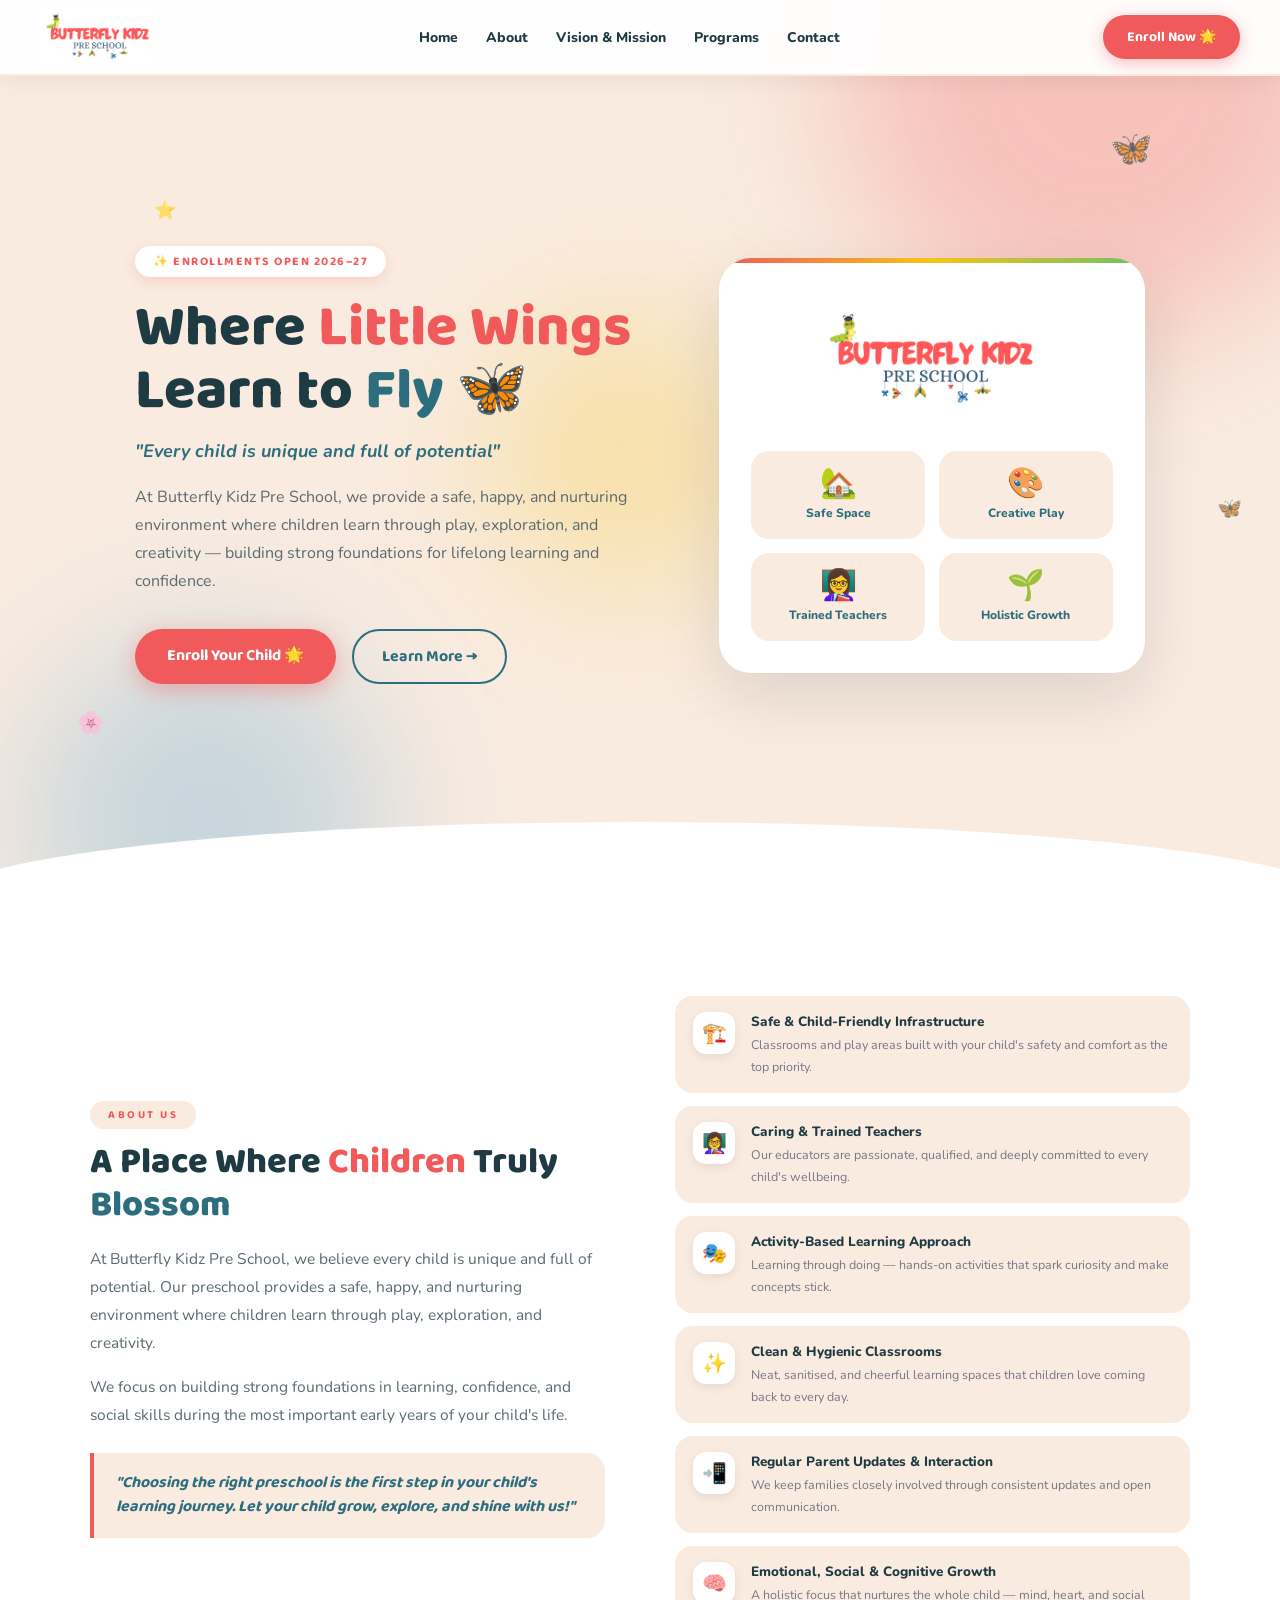
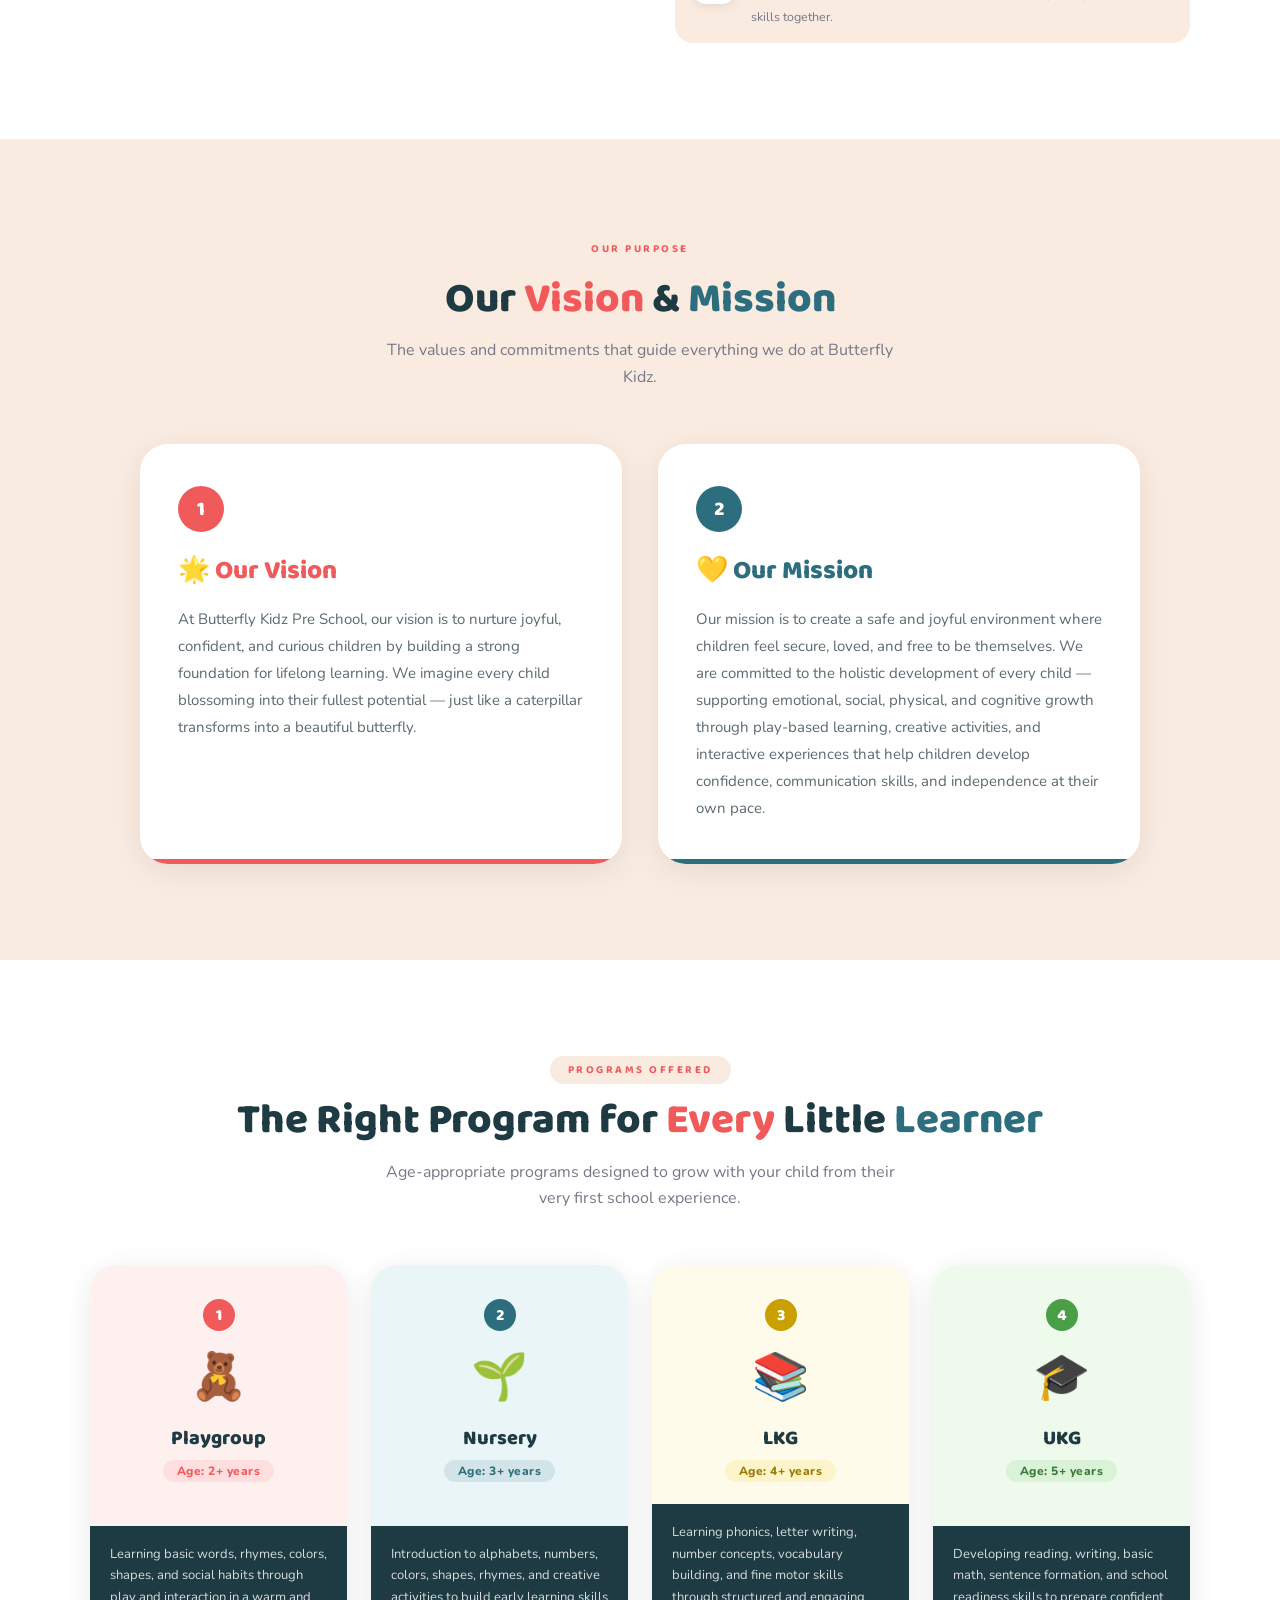
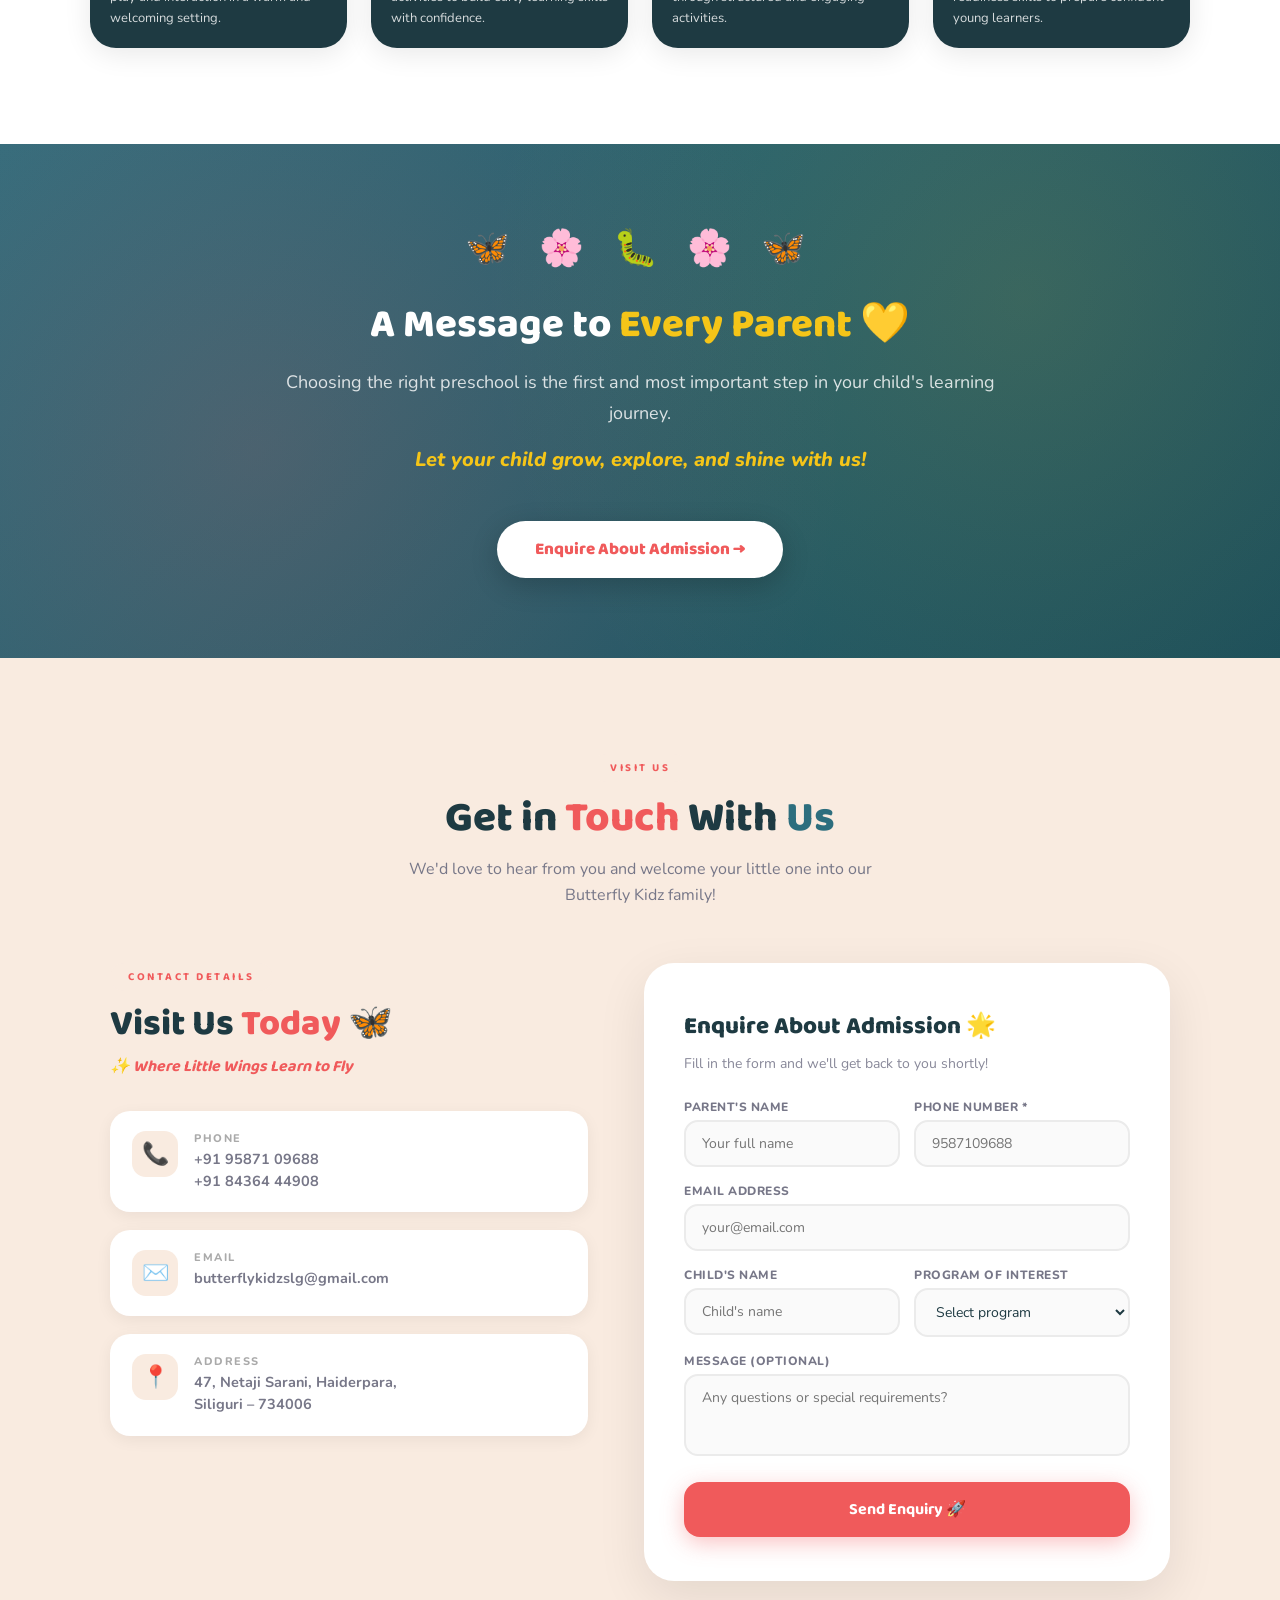
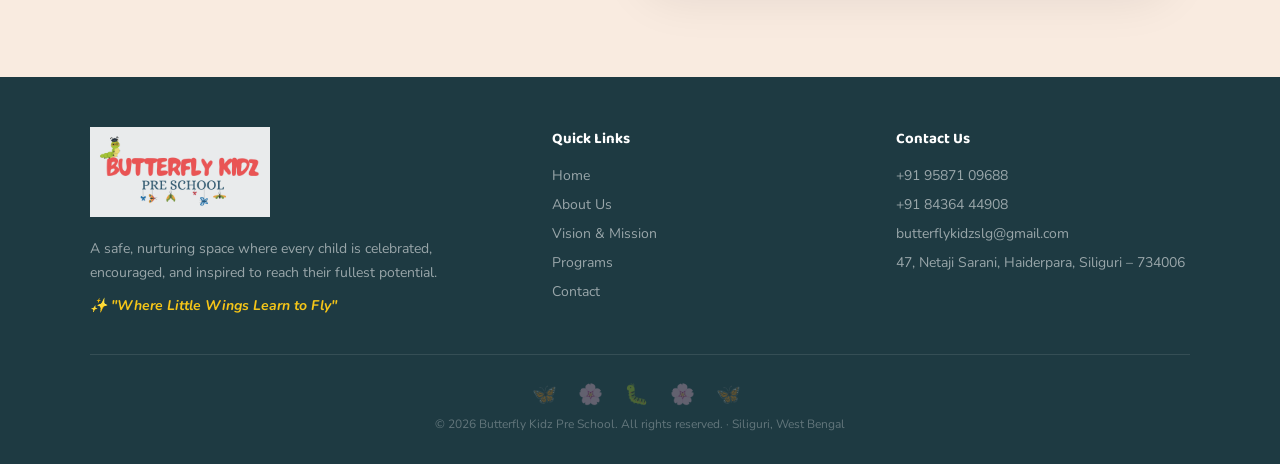
<file: index.html>
<!DOCTYPE html>
<html lang="en">
<head>
<meta charset="UTF-8">
<meta name="viewport" content="width=device-width, initial-scale=1.0">
<title>Butterfly Kidz Pre School – Where Little Wings Learn to Fly</title>
<link rel="icon" href="assets/favicons/favicon.ico">
<link rel="icon" type="image/png" sizes="32x32" href="assets/favicons/favicon-32.png">
<link rel="icon" type="image/png" sizes="16x16" href="assets/favicons/favicon-16.png">
<link href="https://fonts.googleapis.com/css2?family=Baloo+2:wght@400;600;700;800&family=Nunito:wght@400;500;600;700;800&display=swap" rel="stylesheet">
<link rel="stylesheet" href="assets/css/style.css">
</head>
<body>

<nav>
  <div class="nav-logo">
    <img src="assets/images/Butterfly_Kidz_Logo.png" alt="Butterfly Kidz Pre School Logo">
  </div>
  <ul class="nav-links">
    <li><a href="#hero">Home</a></li>
    <li><a href="#about">About</a></li>
    <li><a href="#vision">Vision & Mission</a></li>
    <li><a href="#programs">Programs</a></li>
    <li><a href="#contact">Contact</a></li>
  </ul>
  <a href="#contact" class="nav-cta">Enroll Now 🌟</a>
</nav>

<!-- HERO -->
<section id="hero">
  <div class="blob blob-1"></div><div class="blob blob-2"></div><div class="blob blob-3"></div>
  <div class="float-el fl-1">🦋</div>
  <div class="float-el fl-2">🌸</div>
  <div class="float-el fl-3">🦋</div>
  <div class="float-el fl-4">⭐</div>
  <div class="hero-inner">
    <div class="hero-text">
      <div class="hero-badge">✨ ENROLLMENTS OPEN 2026–27</div>
      <h1 class="hero-title">Where <span class="r">Little Wings</span><br>Learn to <span class="t">Fly</span> 🦋</h1>
      <p class="hero-motto">"Every child is unique and full of potential"</p>
      <p class="hero-desc">At Butterfly Kidz Pre School, we provide a safe, happy, and nurturing environment where children learn through play, exploration, and creativity — building strong foundations for lifelong learning and confidence.</p>
      <div class="hero-btns">
        <a href="#contact" class="btn-primary">Enroll Your Child 🌟</a>
        <a href="#about" class="btn-secondary">Learn More →</a>
      </div>
    </div>
    <div class="hero-visual">
      <div class="hero-card">
        <div class="hero-logo-wrap">
          <img src="assets/images/Butterfly_Kidz_Logo.png" alt="Butterfly Kidz Pre School">
        </div>
        <div class="pillars">
          <div class="pillar"><div class="pillar-icon">🏡</div><div class="pillar-label">Safe Space</div></div>
          <div class="pillar"><div class="pillar-icon">🎨</div><div class="pillar-label">Creative Play</div></div>
          <div class="pillar"><div class="pillar-icon">👩‍🏫</div><div class="pillar-label">Trained Teachers</div></div>
          <div class="pillar"><div class="pillar-icon">🌱</div><div class="pillar-label">Holistic Growth</div></div>
        </div>
      </div>
    </div>
  </div>
</section>

<!-- ABOUT -->
<section id="about">
  <div class="about-inner">
    <div class="about-text-side reveal">
      <div class="s-tag">ABOUT US</div>
      <h2>A Place Where <span style="color:var(--red)">Children</span> Truly <span style="color:var(--teal)">Blossom</span></h2>
      <p>At Butterfly Kidz Pre School, we believe every child is unique and full of potential. Our preschool provides a safe, happy, and nurturing environment where children learn through play, exploration, and creativity.</p>
      <p>We focus on building strong foundations in learning, confidence, and social skills during the most important early years of your child's life.</p>
      <div class="about-quote">"Choosing the right preschool is the first step in your child's learning journey. Let your child grow, explore, and shine with us!"</div>
    </div>
    <div class="about-features-side reveal reveal-delay-1">
      <div class="features-list">
        <div class="feat-item"><div class="feat-icon-box">🏗️</div><div class="feat-text"><strong>Safe & Child-Friendly Infrastructure</strong><span>Classrooms and play areas built with your child's safety and comfort as the top priority.</span></div></div>
        <div class="feat-item"><div class="feat-icon-box">👩‍🏫</div><div class="feat-text"><strong>Caring & Trained Teachers</strong><span>Our educators are passionate, qualified, and deeply committed to every child's wellbeing.</span></div></div>
        <div class="feat-item"><div class="feat-icon-box">🎭</div><div class="feat-text"><strong>Activity-Based Learning Approach</strong><span>Learning through doing — hands-on activities that spark curiosity and make concepts stick.</span></div></div>
        <div class="feat-item"><div class="feat-icon-box">✨</div><div class="feat-text"><strong>Clean & Hygienic Classrooms</strong><span>Neat, sanitised, and cheerful learning spaces that children love coming back to every day.</span></div></div>
        <div class="feat-item"><div class="feat-icon-box">📲</div><div class="feat-text"><strong>Regular Parent Updates & Interaction</strong><span>We keep families closely involved through consistent updates and open communication.</span></div></div>
        <div class="feat-item"><div class="feat-icon-box">🧠</div><div class="feat-text"><strong>Emotional, Social & Cognitive Growth</strong><span>A holistic focus that nurtures the whole child — mind, heart, and social skills together.</span></div></div>
      </div>
    </div>
  </div>
</section>

<!-- VISION & MISSION -->
<section id="vision">
  <div class="section-head reveal">
    <div class="s-tag">OUR PURPOSE</div>
    <h2 class="s-title">Our <span class="r">Vision</span> &amp; <span class="t">Mission</span></h2>
    <p class="s-sub">The values and commitments that guide everything we do at Butterfly Kidz.</p>
  </div>
  <div class="vm-grid">
    <div class="vm-card vision reveal">
      <div class="vm-badge">1</div>
      <div class="vm-title">🌟 Our Vision</div>
      <p class="vm-text">At Butterfly Kidz Pre School, our vision is to nurture joyful, confident, and curious children by building a strong foundation for lifelong learning. We imagine every child blossoming into their fullest potential — just like a caterpillar transforms into a beautiful butterfly.</p>
    </div>
    <div class="vm-card mission reveal reveal-delay-1">
      <div class="vm-badge">2</div>
      <div class="vm-title">💛 Our Mission</div>
      <p class="vm-text">Our mission is to create a safe and joyful environment where children feel secure, loved, and free to be themselves. We are committed to the holistic development of every child — supporting emotional, social, physical, and cognitive growth through play-based learning, creative activities, and interactive experiences that help children develop confidence, communication skills, and independence at their own pace.</p>
    </div>
  </div>
</section>

<!-- PROGRAMS -->
<section id="programs">
  <div class="section-head reveal">
    <div class="s-tag">PROGRAMS OFFERED</div>
    <h2 class="s-title">The Right Program for <span class="r">Every</span> Little <span class="t">Learner</span></h2>
    <p class="s-sub">Age-appropriate programs designed to grow with your child from their very first school experience.</p>
  </div>
  <div class="programs-grid">
    <div class="prog-card reveal">
      <div class="prog-top">
        <div class="prog-num">1</div>
        <span class="prog-icon">🧸</span>
        <div class="prog-title">Playgroup</div>
        <span class="prog-age">Age: 2+ years</span>
      </div>
      <div class="prog-desc-area"><p>Learning basic words, rhymes, colors, shapes, and social habits through play and interaction in a warm and welcoming setting.</p></div>
    </div>
    <div class="prog-card reveal reveal-delay-1">
      <div class="prog-top">
        <div class="prog-num">2</div>
        <span class="prog-icon">🌱</span>
        <div class="prog-title">Nursery</div>
        <span class="prog-age">Age: 3+ years</span>
      </div>
      <div class="prog-desc-area"><p>Introduction to alphabets, numbers, colors, shapes, rhymes, and creative activities to build early learning skills with confidence.</p></div>
    </div>
    <div class="prog-card reveal reveal-delay-2">
      <div class="prog-top">
        <div class="prog-num">3</div>
        <span class="prog-icon">📚</span>
        <div class="prog-title">LKG</div>
        <span class="prog-age">Age: 4+ years</span>
      </div>
      <div class="prog-desc-area"><p>Learning phonics, letter writing, number concepts, vocabulary building, and fine motor skills through structured and engaging activities.</p></div>
    </div>
    <div class="prog-card reveal reveal-delay-3">
      <div class="prog-top">
        <div class="prog-num">4</div>
        <span class="prog-icon">🎓</span>
        <div class="prog-title">UKG</div>
        <span class="prog-age">Age: 5+ years</span>
      </div>
      <div class="prog-desc-area"><p>Developing reading, writing, basic math, sentence formation, and school readiness skills to prepare confident young learners.</p></div>
    </div>
  </div>
</section>

<!-- MESSAGE TO PARENTS -->
<section id="parents">
  <div class="parents-inner reveal">
    <span class="parents-butterflies">🦋 🌸 🐛 🌸 🦋</span>
    <h2>A Message to <span>Every Parent</span> 💛</h2>
    <p>Choosing the right preschool is the first and most important step in your child's learning journey.</p>
    <p class="highlight">Let your child grow, explore, and shine with us!</p>
    <a href="#contact" class="parents-btn">Enquire About Admission →</a>
  </div>
</section>

<!-- CONTACT -->
<section id="contact">
  <div class="section-head reveal">
    <div class="s-tag">VISIT US</div>
    <h2 class="s-title">Get in <span class="r">Touch</span> With <span class="t">Us</span></h2>
    <p class="s-sub">We'd love to hear from you and welcome your little one into our Butterfly Kidz family!</p>
  </div>
  <div class="contact-inner">
    <div class="contact-info-side reveal">
      <div class="s-tag">CONTACT DETAILS</div>
      <h2>Visit Us <span style="color:var(--red)">Today</span> 🦋</h2>
      <p class="motto-line">✨ Where Little Wings Learn to Fly</p>
      <div class="c-items">
        <div class="c-item"><div class="c-ico">📞</div><div class="c-info"><p class="label">Phone</p><p class="val"><a href="tel:+919587109688" style="color: #778; text-decoration: none;">+91 95871 09688</a><br>
        <a href="tel:+918436444908" style="color: #778; text-decoration: none;">+91 84364 44908</a></p></div></div>
        <div class="c-item"><div class="c-ico">✉️</div><div class="c-info"><p class="label">Email</p><p class="val"><a href="mailto:butterflykidzslg@gmail.com?subject=Admission Enquiry" style="color: #778; text-decoration: none;">butterflykidzslg@gmail.com</a></p></div></div>
        <div class="c-item"><div class="c-ico">📍</div><div class="c-info"><p class="label">Address</p><p class="val"><a href="https://maps.app.goo.gl/dsJKsj4GDy98kSgL9" target="_blank" style="color: #778; text-decoration: none;">
          47, Netaji Sarani, Haiderpara,<br>Siliguri – 734006
        </a></p></div></div>
      </div>
    </div>
    <div class="contact-form-side reveal reveal-delay-1">
      <h3>Enquire About Admission 🌟</h3>
      <p class="sub">Fill in the form and we'll get back to you shortly!</p>
      
      <form id="enquiryForm">
        <div class="fg-row">
          <div class="fg">
            <label>Parent's Name</label>
            <input type="text" name="parent_name" placeholder="Your full name" required>
          </div>
          <div class="fg">
            <label>Phone Number <span class="required">*</span></label>
            <input 
              type="tel" 
              id="phone" 
              name="phone" 
              placeholder="9587109688" 
              maxlength="13"
              required>
            <small id="phone-error" class="error-msg"></small>
          </div>
        </div>
        
        <div class="fg">
          <label>Email Address</label>
          <input type="email" name="email" placeholder="your@email.com">
        </div>
        
        <div class="fg-row">
          <div class="fg">
            <label>Child's Name</label>
            <input type="text" name="child_name" placeholder="Child's name" required>
          </div>
          <div class="fg">
            <label>Program of Interest</label>
            <select name="program" required>
              <option value="">Select program</option>
              <option>Playgroup (2+ years)</option>
              <option>Nursery (3+ years)</option>
              <option>LKG (4+ years)</option>
              <option>UKG (5+ years)</option>
            </select>
          </div>
        </div>
        
        <div class="fg">
          <label>Message (Optional)</label>
          <textarea name="message" placeholder="Any questions or special requirements?"></textarea>
        </div>
        
        <button type="submit" id="submitBtn" class="submit-btn">Send Enquiry 🚀</button>
      </form>
      
      <div id="submitStatus" class="submit-status"></div>
    </div>
  </div>
</section>

<!-- FOOTER -->
<footer>
  <div class="footer-inner">
    <div class="footer-brand">
      <img src="assets/images/Butterfly_Kidz_Logo.png" alt="Butterfly Kidz Pre School">
      <p>A safe, nurturing space where every child is celebrated, encouraged, and inspired to reach their fullest potential.</p>
      <p class="motto-f">✨ "Where Little Wings Learn to Fly"</p>
    </div>
    <div class="footer-col">
      <h4>Quick Links</h4>
      <ul>
        <li><a href="#hero">Home</a></li>
        <li><a href="#about">About Us</a></li>
        <li><a href="#vision">Vision & Mission</a></li>
        <li><a href="#programs">Programs</a></li>
        <li><a href="#contact">Contact</a></li>
      </ul>
    </div>
    <div class="footer-col">
      <h4>Contact Us</h4>
      <ul>
        <li><a href="tel:+919587109688">+91 95871 09688</a></li>
        <li><a href="tel:+918436444908">+91 84364 44908</a></li>      
        <li>
          <a href="mailto:butterflykidzslg@gmail.com?subject=Admission Enquiry">
            butterflykidzslg@gmail.com
          </a>
        </li>
        <li>
          <a href="https://maps.app.goo.gl/8MQBQs9ytwfuMW1U6" target="_blank">
            47, Netaji Sarani, Haiderpara, Siliguri – 734006
          </a>
        </li>
      </ul>
    </div>
  </div>
  <div class="footer-bottom">
    <span class="footer-bflies">🦋 🌸 🐛 🌸 🦋</span>
    © 2026 Butterfly Kidz Pre School. All rights reserved. · Siliguri, West Bengal
  </div>
</footer>

<script>
  // Scroll reveal
  const obs = new IntersectionObserver((entries) => {
    entries.forEach(e => { 
      if(e.isIntersecting){ 
        e.target.classList.add('visible'); 
        obs.unobserve(e.target); 
      } 
    });
  }, { threshold: 0.1 });

  document.querySelectorAll('.reveal').forEach(el => obs.observe(el));

  // ── Phone Number Validation ──
  function validateIndianPhone(phone) {
    // Remove all non-digit characters
    const cleaned = phone.replace(/\D/g, '');
    
    // Indian mobile numbers: 10 digits (or 11/12 with +91 or 0)
    if (cleaned.length === 10) {
      return true;                    // 10 digit number (best case)
    }
    if (cleaned.length === 11 && cleaned.startsWith('0')) {
      return true;                    // 0xxxxxxxxx
    }
    if ((cleaned.length === 12 || cleaned.length === 13) && cleaned.startsWith('91')) {
      return true;                    // 91xxxxxxxxxx or +91xxxxxxxxxx
    }
    return false;
  }

  // Phone validation helpers
  const phoneInput = document.getElementById('phone');
  const phoneError = document.getElementById('phone-error');

  // Clear any error when user edits value (deferred validation until submit)
  if (phoneInput) {
    phoneInput.addEventListener('input', function() {
      if (this.value.trim() === '') {
        phoneError.textContent = '';
        this.style.borderColor = '';
      } else {
        // Keep the input neutral while typing; final validation is at submit
        phoneError.textContent = '';
        this.style.borderColor = '';
      }
    });
  }

  // ── Form Submit Handler with Validation ──
  const form = document.getElementById('enquiryForm');
  const submitBtn = document.getElementById('submitBtn');
  const submitStatus = document.getElementById('submitStatus');

  if (form) {
    form.addEventListener('submit', async function(e) {
      e.preventDefault();

      const phoneValue = phoneInput ? phoneInput.value.trim() : '';

      // Final validation before submit
      if (!validateIndianPhone(phoneValue)) {
        phoneError.textContent = '❌ Please enter a valid Indian phone number';
        phoneError.style.color = '#dc3545';
        phoneInput.focus();
        return;
      }

      // Disable button and show sending state
      submitBtn.disabled = true;
      submitBtn.textContent = 'Sending… ⏳';
      submitStatus.className = 'submit-status sending';
      submitStatus.textContent = 'Sending your enquiry…';

      const data = {
        parent_name : form.parent_name.value,
        phone       : phoneValue,
        email       : form.email.value || '(not provided)',
        child_name  : form.child_name.value,
        program     : form.program.value,
        message     : form.message.value || '(none)',
        timestamp   : new Date().toLocaleString('en-IN')
      };

      const SHEETS_URL = 'https://script.google.com/macros/s/AKfycby6ES_SnYkmXW09-bKp5-NrLtgC0C3tuNHsoRkpbLhoaC6d-jK6h1QwW8roe8z9jqJf/exec';

      try {
        await fetch(SHEETS_URL, {
          method: 'POST',
          mode: 'no-cors',
          headers: { 'Content-Type': 'application/json' },
          body: JSON.stringify(data)
        });

        submitStatus.className = 'submit-status success';
        submitStatus.innerHTML = '✅ Enquiry sent successfully! We\'ll contact you soon. 🦋';
        submitBtn.textContent = '✅ Enquiry Sent!';
        form.reset();
        
        // Clear phone error
        phoneError.textContent = '';
        
      } catch (err) {
        submitStatus.className = 'submit-status error';
        submitStatus.textContent = '❌ Failed to send. Please try again or call us directly.';
      } finally {
        setTimeout(() => {
          submitBtn.disabled = false;
          submitBtn.textContent = 'Send Enquiry 🚀';
        }, 4000);
      }
    });
  }
</script>
</body>
</html>
</file>
<file: assets/css/style.css>
:root {
    --red: #F05A5B;
    --teal: #2D6E7E;
    --peach: #F9EBE0;
    --peach2: #F2D9C8;
    --yellow: #F5C518;
    --green: #6DBF67;
    --blue: #4A9FD4;
    --dark: #1E3A42;
    --white: #FFFFFF;
  }
  * { margin: 0; padding: 0; box-sizing: border-box; }
  html { scroll-behavior: smooth; }
  body { font-family: 'Nunito', sans-serif; background: var(--white); color: var(--dark); overflow-x: hidden; }

  /* NAV */
  nav {
    position: fixed; top: 0; left: 0; right: 0; z-index: 100;
    background: rgba(255,255,255,0.95); backdrop-filter: blur(14px);
    border-bottom: 2px solid var(--peach); padding: 8px 40px;
    display: flex; align-items: center; justify-content: space-between;
    box-shadow: 0 2px 24px rgba(0,0,0,0.07);
  }
  .nav-logo img { height: 58px; object-fit: contain; display: block; }
  .nav-links { display: flex; gap: 28px; list-style: none; }
  .nav-links a {
    text-decoration: none; color: var(--dark); font-weight: 800; font-size: 14px;
    transition: color 0.2s; position: relative;
  }
  .nav-links a::after {
    content: ''; position: absolute; bottom: -4px; left: 0; right: 0; height: 2.5px;
    background: var(--red); transform: scaleX(0); transition: transform 0.25s; border-radius: 4px;
  }
  .nav-links a:hover { color: var(--red); }
  .nav-links a:hover::after { transform: scaleX(1); }
  .nav-cta {
    background: var(--red); color: white; border: none; padding: 11px 24px; border-radius: 50px;
    font-family: 'Baloo 2', cursive; font-weight: 700; font-size: 14px; cursor: pointer;
    transition: all 0.2s; text-decoration: none; box-shadow: 0 4px 16px rgba(240,90,91,0.38);
  }
  .nav-cta:hover { background: var(--teal); transform: translateY(-2px); }

  /* HERO */
  #hero {
    min-height: 100vh; background: var(--peach); padding-top: 80px;
    display: flex; align-items: center; position: relative; overflow: hidden;
  }
  #hero::after {
    content: ''; position: absolute; bottom: -2px; left: 0; right: 0; height: 80px;
    background: white; clip-path: ellipse(55% 100% at 50% 100%);
  }
  .blob { position: absolute; border-radius: 50%; filter: blur(72px); opacity: 0.28; }
  .blob-1 { width: 520px; height: 520px; background: var(--red); top: -180px; right: -80px; }
  .blob-2 { width: 360px; height: 360px; background: var(--blue); bottom: -100px; left: 2%; }
  .blob-3 { width: 280px; height: 280px; background: var(--yellow); top: 35%; left: 38%; }
  .float-el {
    position: absolute; pointer-events: none; font-size: 28px; opacity: 0.7; user-select: none;
    animation: floatEl 4s ease-in-out infinite;
  }
  .fl-1 { top: 14%; right: 10%; animation-delay: 0s; font-size: 34px; }
  .fl-2 { bottom: 18%; left: 6%; animation-delay: 1.2s; font-size: 22px; }
  .fl-3 { top: 55%; right: 3%; animation-delay: 2.4s; font-size: 20px; }
  .fl-4 { top: 22%; left: 12%; animation-delay: 0.6s; font-size: 18px; }
  @keyframes floatEl {
    0%, 100% { transform: translate(0,0) rotate(-4deg); }
    40% { transform: translate(8px,-14px) rotate(6deg); }
    70% { transform: translate(-5px,6px) rotate(-2deg); }
  }
  .hero-inner {
    max-width: 1200px; margin: 0 auto; padding: 60px 40px 110px;
    display: grid; grid-template-columns: 1.1fr 0.9fr; gap: 64px;
    align-items: center; position: relative; z-index: 1;
  }
  .hero-badge {
    display: inline-flex; align-items: center; gap: 6px; background: white; color: var(--red);
    font-family: 'Baloo 2', cursive; font-weight: 700; font-size: 12px; letter-spacing: 1.5px;
    padding: 6px 18px; border-radius: 50px; margin-bottom: 20px;
    box-shadow: 0 4px 14px rgba(240,90,91,0.18); animation: fadeUp 0.6s ease both;
  }
  .hero-title {
    font-family: 'Baloo 2', cursive; font-weight: 800;
    font-size: clamp(36px, 4.5vw, 58px); line-height: 1.1; color: var(--dark);
    animation: fadeUp 0.7s 0.08s ease both;
  }
  .hero-title .r { color: var(--red); }
  .hero-title .t { color: var(--teal); }
  .hero-motto {
    font-size: 18px; color: var(--teal); font-weight: 700; margin: 16px 0 20px;
    font-style: italic; animation: fadeUp 0.7s 0.16s ease both;
  }
  .hero-desc {
    font-size: 16px; line-height: 1.75; color: #5a6a70;
    animation: fadeUp 0.7s 0.24s ease both; max-width: 520px;
  }
  .hero-btns {
    display: flex; gap: 16px; margin-top: 34px; flex-wrap: wrap;
    animation: fadeUp 0.7s 0.32s ease both;
  }
  .btn-primary {
    background: var(--red); color: white; border: none; padding: 14px 32px; border-radius: 50px;
    font-family: 'Baloo 2', cursive; font-weight: 700; font-size: 16px; cursor: pointer;
    transition: all 0.25s; text-decoration: none; display: inline-block;
    box-shadow: 0 6px 22px rgba(240,90,91,0.42);
  }
  .btn-primary:hover { transform: translateY(-3px); box-shadow: 0 12px 30px rgba(240,90,91,0.48); }
  .btn-secondary {
    background: transparent; color: var(--teal); border: 2.5px solid var(--teal);
    padding: 13px 28px; border-radius: 50px;
    font-family: 'Baloo 2', cursive; font-weight: 700; font-size: 16px;
    cursor: pointer; transition: all 0.25s; text-decoration: none; display: inline-block;
  }
  .btn-secondary:hover { background: var(--teal); color: white; transform: translateY(-3px); }
  .hero-visual { animation: fadeUp 0.8s 0.18s ease both; }
  .hero-card {
    background: white; border-radius: 32px; padding: 36px 32px 32px;
    box-shadow: 0 24px 64px rgba(0,0,0,0.11); position: relative; overflow: hidden;
  }
  .hero-card::before {
    content: ''; position: absolute; top: 0; left: 0; right: 0; height: 5px;
    background: linear-gradient(90deg,var(--red),var(--yellow),var(--green),var(--blue),var(--red));
    background-size: 200%; animation: shimmer 3s linear infinite;
  }
  @keyframes shimmer { 0%{background-position:0%} 100%{background-position:200%} }
  .hero-logo-wrap { text-align: center; margin-bottom: 28px; padding-top: 8px; }
  .hero-logo-wrap img { max-width: 230px; width: 100%; height: auto; object-fit: contain; }
  .pillars { display: grid; grid-template-columns: 1fr 1fr; gap: 14px; }
  .pillar {
    background: var(--peach); border-radius: 18px; padding: 18px 14px; text-align: center;
    transition: transform 0.2s, box-shadow 0.2s; cursor: default;
  }
  .pillar:hover { transform: translateY(-5px); box-shadow: 0 8px 24px rgba(0,0,0,0.1); }
  .pillar-icon { font-size: 30px; line-height: 1; }
  .pillar-label { font-size: 12px; color: var(--teal); font-weight: 800; margin-top: 6px; }

  /* SECTION COMMONS */
  .section-head { text-align: center; margin-bottom: 54px; }
  .s-tag {
    display: inline-block; background: var(--peach); color: var(--red);
    font-family: 'Baloo 2', cursive; font-weight: 700; font-size: 11px;
    letter-spacing: 2.5px; padding: 5px 18px; border-radius: 50px; margin-bottom: 12px;
  }
  .s-title { font-family: 'Baloo 2', cursive; font-size: clamp(26px,3.5vw,42px); font-weight: 800; color: var(--dark); line-height: 1.2; }
  .s-title .r { color: var(--red); }
  .s-title .t { color: var(--teal); }
  .s-sub { font-size: 16px; color: #778; margin-top: 12px; max-width: 520px; margin-left: auto; margin-right: auto; line-height: 1.65; }

  /* ABOUT */
  #about { background: white; padding: 96px 40px; }
  .about-inner { max-width: 1100px; margin: 0 auto; display: grid; grid-template-columns: 1fr 1fr; gap: 70px; align-items: center; }
  .about-text-side .s-tag { display: inline-block; margin-bottom: 12px; }
  .about-text-side h2 { font-family: 'Baloo 2', cursive; font-size: clamp(24px,3vw,36px); font-weight: 800; color: var(--dark); line-height: 1.2; margin-bottom: 18px; }
  .about-text-side p { font-size: 15.5px; line-height: 1.8; color: #5a6a70; margin-bottom: 16px; }
  .about-quote {
    background: var(--peach); border-left: 4px solid var(--red);
    border-radius: 0 18px 18px 0; padding: 18px 22px; margin-top: 24px;
    font-family: 'Baloo 2', cursive; font-size: 16px; color: var(--teal); font-weight: 700; font-style: italic; line-height: 1.55;
  }
  .features-list { display: flex; flex-direction: column; gap: 13px; }
  .feat-item {
    display: flex; align-items: flex-start; gap: 16px;
    background: var(--peach); border-radius: 18px; padding: 16px 18px;
    transition: transform 0.2s, box-shadow 0.2s;
  }
  .feat-item:hover { transform: translateX(6px); box-shadow: 0 6px 20px rgba(0,0,0,0.08); }
  .feat-icon-box {
    width: 42px; height: 42px; border-radius: 13px;
    display: flex; align-items: center; justify-content: center;
    font-size: 20px; flex-shrink: 0; background: white; box-shadow: 0 3px 10px rgba(0,0,0,0.08);
  }
  .feat-text strong { font-size: 13.5px; font-weight: 800; color: var(--dark); display: block; margin-bottom: 2px; }
  .feat-text span { font-size: 12.5px; color: #778; line-height: 1.45; }

  /* VISION MISSION */
  #vision { background: var(--peach); padding: 96px 40px; }
  .vm-grid { max-width: 1000px; margin: 0 auto; display: grid; grid-template-columns: 1fr 1fr; gap: 36px; }
  .vm-card {
    background: white; border-radius: 28px; padding: 42px 38px;
    box-shadow: 0 8px 32px rgba(0,0,0,0.07); position: relative; overflow: hidden;
    transition: transform 0.3s;
  }
  .vm-card:hover { transform: translateY(-6px); }
  .vm-card::after { content: ''; position: absolute; bottom: 0; left: 0; right: 0; height: 5px; border-radius: 0 0 28px 28px; }
  .vm-card.vision::after { background: var(--red); }
  .vm-card.mission::after { background: var(--teal); }
  .vm-badge {
    display: inline-flex; align-items: center; justify-content: center;
    width: 46px; height: 46px; border-radius: 50%; font-size: 20px;
    margin-bottom: 18px; font-family: 'Baloo 2', cursive; font-weight: 800; color: white;
  }
  .vm-card.vision .vm-badge { background: var(--red); }
  .vm-card.mission .vm-badge { background: var(--teal); }
  .vm-title { font-family: 'Baloo 2', cursive; font-size: 26px; font-weight: 800; margin-bottom: 14px; }
  .vm-card.vision .vm-title { color: var(--red); }
  .vm-card.mission .vm-title { color: var(--teal); }
  .vm-text { font-size: 15px; line-height: 1.8; color: #5a6a70; }

  /* PROGRAMS */
  #programs { background: white; padding: 96px 40px; }
  .programs-grid { max-width: 1100px; margin: 0 auto; display: grid; grid-template-columns: repeat(4,1fr); gap: 24px; }
  .prog-card {
    border-radius: 26px; overflow: hidden; box-shadow: 0 6px 28px rgba(0,0,0,0.09);
    transition: transform 0.3s, box-shadow 0.3s; display: flex; flex-direction: column;
  }
  .prog-card:hover { transform: translateY(-10px); box-shadow: 0 18px 48px rgba(0,0,0,0.14); }
  .prog-top { padding: 34px 24px 22px; text-align: center; flex: 1; }
  .prog-num {
    width: 32px; height: 32px; border-radius: 50%;
    font-family: 'Baloo 2', cursive; font-size: 16px; font-weight: 800; color: white;
    display: flex; align-items: center; justify-content: center; margin: 0 auto 14px;
  }
  .prog-icon { font-size: 46px; margin-bottom: 14px; display: block; }
  .prog-title { font-family: 'Baloo 2', cursive; font-size: 20px; font-weight: 800; color: var(--dark); }
  .prog-age {
    display: inline-block; margin-top: 6px; padding: 3px 14px;
    border-radius: 50px; font-size: 12px; font-weight: 800; letter-spacing: 0.5px;
  }
  .prog-desc-area { background: var(--dark); padding: 18px 20px; }
  .prog-desc-area p { color: rgba(255,255,255,0.82); font-size: 13px; line-height: 1.65; }
  .prog-card:nth-child(1) .prog-top { background:#FFF0F0; }
  .prog-card:nth-child(1) .prog-num { background:var(--red); }
  .prog-card:nth-child(1) .prog-age { background:rgba(240,90,91,0.12); color:var(--red); }
  .prog-card:nth-child(2) .prog-top { background:#EAF5F8; }
  .prog-card:nth-child(2) .prog-num { background:var(--teal); }
  .prog-card:nth-child(2) .prog-age { background:rgba(45,110,126,0.12); color:var(--teal); }
  .prog-card:nth-child(3) .prog-top { background:#FFFBEA; }
  .prog-card:nth-child(3) .prog-num { background:#c9a000; }
  .prog-card:nth-child(3) .prog-age { background:rgba(245,197,24,0.15); color:#9a7a00; }
  .prog-card:nth-child(4) .prog-top { background:#EDFAEC; }
  .prog-card:nth-child(4) .prog-num { background:#4a9f46; }
  .prog-card:nth-child(4) .prog-age { background:rgba(109,191,103,0.15); color:#3a7d37; }

  /* PARENT MSG */
  #parents {
    background: linear-gradient(135deg, var(--teal) 0%, #1a4e5c 100%);
    padding: 80px 40px; text-align: center; position: relative; overflow: hidden;
  }
  #parents::before {
    content: ''; position: absolute; inset: 0;
    background: radial-gradient(circle at 20% 60%, rgba(240,90,91,0.18) 0%, transparent 55%),
                radial-gradient(circle at 80% 30%, rgba(245,197,24,0.12) 0%, transparent 50%);
  }
  .parents-inner { max-width: 720px; margin: 0 auto; position: relative; z-index: 1; }
  .parents-butterflies { font-size: 36px; letter-spacing: 10px; margin-bottom: 28px; display: block; }
  .parents-inner h2 { font-family: 'Baloo 2', cursive; font-size: clamp(26px,4vw,40px); font-weight: 800; color: white; margin-bottom: 18px; line-height: 1.2; }
  .parents-inner h2 span { color: var(--yellow); }
  .parents-inner p { font-size: 18px; color: rgba(255,255,255,0.82); line-height: 1.75; margin-bottom: 12px; }
  .parents-inner .highlight { color: var(--yellow); font-weight: 800; font-style: italic; font-size: 20px; }
  .parents-btn {
    display: inline-block; margin-top: 32px; background: white; color: var(--red);
    padding: 15px 38px; border-radius: 50px;
    font-family: 'Baloo 2', cursive; font-weight: 800; font-size: 17px;
    text-decoration: none; transition: all 0.25s; box-shadow: 0 8px 28px rgba(0,0,0,0.2);
  }
  .parents-btn:hover { background: var(--red); color: white; transform: translateY(-4px); }

  /* CONTACT */
  #contact { background: var(--peach); padding: 96px 40px; }
  .contact-inner { max-width: 1060px; margin: 0 auto; display: grid; grid-template-columns: 1fr 1.1fr; gap: 56px; align-items: start; }
  .contact-info-side .s-tag { display: inline-block; margin-bottom: 12px; }
  .contact-info-side h2 { font-family: 'Baloo 2', cursive; font-size: clamp(24px,3vw,36px); font-weight: 800; color: var(--dark); margin-bottom: 8px; line-height: 1.2; }
  .contact-info-side .motto-line { font-family: 'Baloo 2', cursive; color: var(--red); font-size: 16px; font-weight: 700; font-style: italic; margin-bottom: 32px; }
  .c-items { display: flex; flex-direction: column; gap: 18px; }
  .c-item {
    display: flex; align-items: flex-start; gap: 16px;
    background: white; border-radius: 20px; padding: 20px 22px;
    box-shadow: 0 4px 16px rgba(0,0,0,0.06); transition: transform 0.2s;
  }
  .c-item:hover { transform: translateX(5px); }
  .c-ico { width: 46px; height: 46px; border-radius: 14px; background: var(--peach); display: flex; align-items: center; justify-content: center; font-size: 22px; flex-shrink: 0; }
  .c-info p.label { font-size: 11px; font-weight: 800; color: #aaa; letter-spacing: 1.5px; text-transform: uppercase; }
  .c-info p.val { font-size: 14.5px; font-weight: 700; color: var(--dark); margin-top: 3px; line-height: 1.5; }
  .contact-form-side { background: white; border-radius: 30px; padding: 44px 40px; box-shadow: 0 16px 50px rgba(0,0,0,0.09); }
  .contact-form-side h3 { font-family: 'Baloo 2', cursive; font-size: 24px; font-weight: 800; color: var(--dark); margin-bottom: 8px; }
  .contact-form-side p.sub { font-size: 14px; color: #889; margin-bottom: 26px; }
  .fg { margin-bottom: 16px; }
  .fg label { display: block; font-size: 12px; font-weight: 800; color: #778; margin-bottom: 5px; letter-spacing: 0.5px; text-transform: uppercase; }
  .fg input, .fg textarea, .fg select {
    width: 100%; padding: 12px 16px; border: 2px solid #EBEBEB; border-radius: 14px;
    font-family: 'Nunito', sans-serif; font-size: 14px; color: var(--dark);
    background: #FAFAFA; outline: none; transition: border-color 0.2s; resize: none;
  }
  .fg input:focus, .fg textarea:focus, .fg select:focus { border-color: var(--teal); background: white; }
  .fg textarea { height: 82px; }
  .fg-row { display: grid; grid-template-columns: 1fr 1fr; gap: 14px; }
  .submit-btn {
    width: 100%; background: var(--red); color: white; border: none;
    padding: 15px; border-radius: 16px; margin-top: 4px;
    font-family: 'Baloo 2', cursive; font-weight: 700; font-size: 16px;
    cursor: pointer; transition: all 0.25s; box-shadow: 0 6px 22px rgba(240,90,91,0.36);
  }
  .submit-btn:hover { background: var(--teal); transform: translateY(-2px); }

  /* FOOTER */
  footer { background: var(--dark); padding: 50px 40px 32px; }
  .footer-inner {
    max-width: 1100px; margin: 0 auto;
    display: grid; grid-template-columns: 1.4fr 1fr 1fr; gap: 50px;
    padding-bottom: 36px; border-bottom: 1px solid rgba(255,255,255,0.1); margin-bottom: 26px;
  }
  .footer-brand img { max-width: 180px; filter: brightness(1); opacity: 0.9; margin-bottom: 14px; }
  .footer-brand p { color: rgba(255,255,255,0.55); font-size: 14px; line-height: 1.7; }
  .footer-brand .motto-f { color: var(--yellow); font-style: italic; font-weight: 700; margin-top: 10px; font-size: 14px; }
  .footer-col h4 { font-family: 'Baloo 2', cursive; font-weight: 700; color: white; margin-bottom: 14px; font-size: 15px; }
  .footer-col ul { list-style: none; display: flex; flex-direction: column; gap: 8px; }
  .footer-col ul li a { text-decoration: none; color: rgba(255,255,255,0.55); font-size: 14px; transition: color 0.2s; }
  .footer-col ul li a:hover { color: var(--yellow); }
  .footer-col ul li { color: rgba(255,255,255,0.55); font-size: 14px; line-height: 1.5; }
  .footer-bottom { text-align: center; color: rgba(255,255,255,0.3); font-size: 12px; }
  .footer-bflies { font-size: 20px; letter-spacing: 8px; display: block; margin-bottom: 8px; }

  /* ANIMATIONS */
  @keyframes fadeUp { from{opacity:0;transform:translateY(28px)} to{opacity:1;transform:translateY(0)} }
  .reveal { opacity:0; transform:translateY(32px); transition: opacity 0.65s ease, transform 0.65s ease; }
  .reveal.visible { opacity:1; transform:translateY(0); }
  .reveal-delay-1 { transition-delay: 0.1s; }
  .reveal-delay-2 { transition-delay: 0.2s; }
  .reveal-delay-3 { transition-delay: 0.3s; }

  /* RESPONSIVE */
  @media (max-width: 900px) {
    .hero-inner, .about-inner, .vm-grid, .contact-inner { grid-template-columns:1fr; gap:40px; }
    .programs-grid { grid-template-columns:1fr 1fr; }
    .footer-inner { grid-template-columns:1fr; gap:30px; }
    nav { padding:10px 20px; }
    .nav-links { display:none; }
    .hero-inner { text-align:center; padding-bottom:120px; }
    .hero-btns { justify-content:center; }
    .hero-desc { margin:0 auto; }
    #about, #vision, #programs, #contact { padding:64px 24px; }
    .section-head { margin-bottom:36px; }
  }
  @media (max-width: 520px) {
    .programs-grid { grid-template-columns:1fr; }
    .contact-form-side { padding:28px 22px; }
    .fg-row { grid-template-columns:1fr; }
  }
</file>
